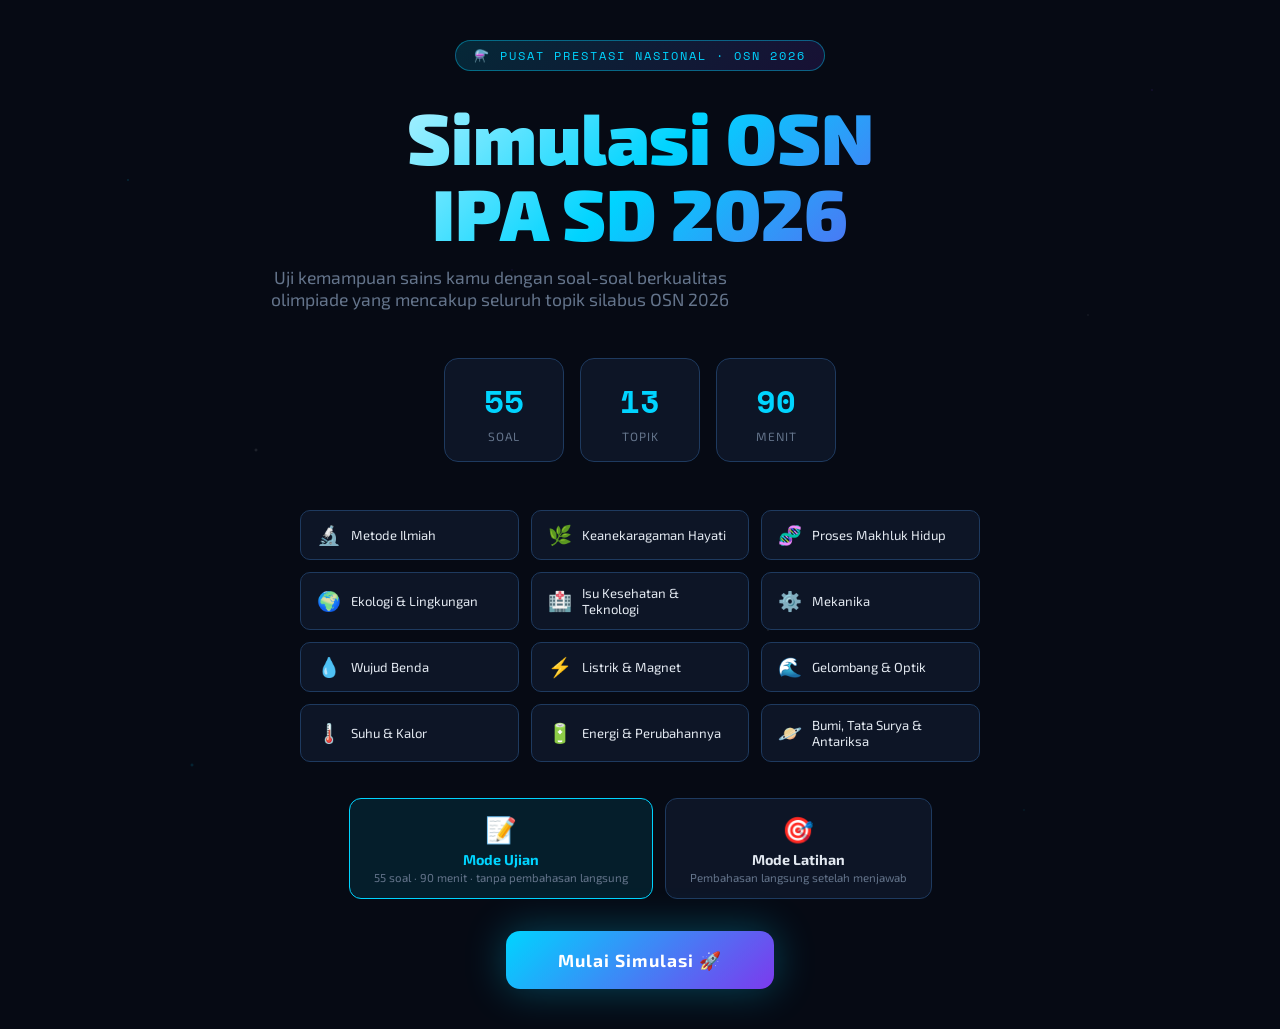
<file: index.html>
<!DOCTYPE html>
<html lang="id">
<head>
<meta charset="UTF-8">
<meta name="viewport" content="width=device-width, initial-scale=1.0">
<title>Simulasi OSN IPA SD 2026</title>
<link href="https://fonts.googleapis.com/css2?family=Space+Mono:wght@400;700&family=Exo+2:wght@300;400;600;800;900&display=swap" rel="stylesheet">
<style>
  :root {
    --bg: #060a14;
    --surface: #0d1526;
    --surface2: #111e35;
    --border: #1e3a5f;
    --accent: #00d4ff;
    --accent2: #7c3aed;
    --accent3: #f59e0b;
    --correct: #10b981;
    --wrong: #ef4444;
    --text: #e2e8f0;
    --muted: #64748b;
  }

  * { box-sizing: border-box; margin: 0; padding: 0; }

  body {
    font-family: 'Exo 2', sans-serif;
    background: var(--bg);
    color: var(--text);
    min-height: 100vh;
    overflow-x: hidden;
  }

  /* Starfield */
  body::before {
    content: '';
    position: fixed;
    inset: 0;
    background-image:
      radial-gradient(1px 1px at 10% 20%, rgba(0,212,255,0.4) 0%, transparent 100%),
      radial-gradient(1px 1px at 30% 80%, rgba(124,58,237,0.4) 0%, transparent 100%),
      radial-gradient(1px 1px at 50% 40%, rgba(255,255,255,0.3) 0%, transparent 100%),
      radial-gradient(1px 1px at 70% 60%, rgba(0,212,255,0.3) 0%, transparent 100%),
      radial-gradient(1px 1px at 90% 10%, rgba(124,58,237,0.3) 0%, transparent 100%),
      radial-gradient(2px 2px at 20% 50%, rgba(255,255,255,0.15) 0%, transparent 100%),
      radial-gradient(1px 1px at 80% 90%, rgba(0,212,255,0.2) 0%, transparent 100%),
      radial-gradient(1px 1px at 60% 70%, rgba(255,255,255,0.2) 0%, transparent 100%),
      radial-gradient(1px 1px at 40% 30%, rgba(124,58,237,0.25) 0%, transparent 100%),
      radial-gradient(2px 2px at 15% 85%, rgba(0,212,255,0.2) 0%, transparent 100%),
      radial-gradient(1px 1px at 85% 35%, rgba(255,255,255,0.15) 0%, transparent 100%),
      radial-gradient(1px 1px at 55% 15%, rgba(124,58,237,0.2) 0%, transparent 100%);
    pointer-events: none;
    z-index: 0;
  }

  .container { position: relative; z-index: 1; max-width: 860px; margin: 0 auto; padding: 20px; }

  /* ============ SPLASH SCREEN ============ */
  #splash {
    min-height: 100vh;
    display: flex;
    flex-direction: column;
    align-items: center;
    justify-content: center;
    text-align: center;
    padding: 40px 20px;
  }

  .splash-badge {
    display: inline-flex;
    align-items: center;
    gap: 8px;
    background: linear-gradient(135deg, rgba(0,212,255,0.15), rgba(124,58,237,0.15));
    border: 1px solid rgba(0,212,255,0.4);
    border-radius: 99px;
    padding: 6px 18px;
    font-size: 0.75rem;
    font-family: 'Space Mono', monospace;
    color: var(--accent);
    letter-spacing: 2px;
    text-transform: uppercase;
    margin-bottom: 28px;
    animation: fadeSlide 0.8s ease both;
  }

  .splash-title {
    font-size: clamp(2.4rem, 7vw, 4.5rem);
    font-weight: 900;
    line-height: 1.05;
    margin-bottom: 16px;
    background: linear-gradient(135deg, #fff 0%, var(--accent) 50%, var(--accent2) 100%);
    -webkit-background-clip: text;
    -webkit-text-fill-color: transparent;
    background-clip: text;
    animation: fadeSlide 0.8s 0.1s ease both;
  }

  .splash-sub {
    font-size: 1.1rem;
    color: var(--muted);
    margin-bottom: 48px;
    animation: fadeSlide 0.8s 0.2s ease both;
    max-width: 500px;
  }

  .stats-row {
    display: flex;
    gap: 16px;
    justify-content: center;
    flex-wrap: wrap;
    margin-bottom: 48px;
    animation: fadeSlide 0.8s 0.3s ease both;
  }

  .stat-card {
    background: var(--surface);
    border: 1px solid var(--border);
    border-radius: 14px;
    padding: 18px 28px;
    text-align: center;
    min-width: 120px;
  }

  .stat-card .num {
    font-size: 2rem;
    font-weight: 800;
    color: var(--accent);
    font-family: 'Space Mono', monospace;
  }

  .stat-card .lbl {
    font-size: 0.75rem;
    color: var(--muted);
    margin-top: 4px;
    text-transform: uppercase;
    letter-spacing: 1px;
  }

  .topic-grid {
    display: grid;
    grid-template-columns: repeat(auto-fill, minmax(200px, 1fr));
    gap: 12px;
    margin-bottom: 48px;
    text-align: left;
    width: 100%;
    max-width: 680px;
    animation: fadeSlide 0.8s 0.4s ease both;
  }

  .topic-pill {
    background: var(--surface);
    border: 1px solid var(--border);
    border-radius: 10px;
    padding: 12px 16px;
    font-size: 0.82rem;
    display: flex;
    align-items: center;
    gap: 10px;
    color: var(--text);
  }

  .topic-pill .icon { font-size: 1.2rem; }

  .btn-start {
    background: linear-gradient(135deg, var(--accent), var(--accent2));
    border: none;
    border-radius: 14px;
    padding: 18px 52px;
    font-size: 1.1rem;
    font-weight: 700;
    font-family: 'Exo 2', sans-serif;
    color: #fff;
    cursor: pointer;
    letter-spacing: 1px;
    transition: transform 0.2s, box-shadow 0.2s;
    animation: fadeSlide 0.8s 0.5s ease both;
    box-shadow: 0 0 40px rgba(0,212,255,0.3);
  }

  .btn-start:hover {
    transform: translateY(-3px);
    box-shadow: 0 8px 50px rgba(0,212,255,0.45);
  }

  /* ============ QUIZ SCREEN ============ */
  #quiz { display: none; }

  .quiz-header {
    display: flex;
    align-items: center;
    justify-content: space-between;
    margin-bottom: 24px;
    flex-wrap: wrap;
    gap: 12px;
  }

  .q-counter {
    font-family: 'Space Mono', monospace;
    font-size: 0.85rem;
    color: var(--muted);
  }

  .q-counter span { color: var(--accent); font-weight: 700; }

  .timer-box {
    background: var(--surface);
    border: 1px solid var(--border);
    border-radius: 10px;
    padding: 8px 20px;
    font-family: 'Space Mono', monospace;
    font-size: 1.1rem;
    color: var(--accent);
    min-width: 100px;
    text-align: center;
    transition: color 0.3s;
  }

  .timer-box.urgent { color: var(--wrong); border-color: var(--wrong); animation: pulse 0.8s infinite; }

  .score-display {
    font-size: 0.85rem;
    color: var(--muted);
    font-family: 'Space Mono', monospace;
  }

  .score-display span { color: var(--correct); font-weight: 700; }

  /* Progress bar */
  .progress-bar {
    width: 100%;
    height: 5px;
    background: var(--surface2);
    border-radius: 99px;
    margin-bottom: 28px;
    overflow: hidden;
  }

  .progress-fill {
    height: 100%;
    background: linear-gradient(90deg, var(--accent), var(--accent2));
    border-radius: 99px;
    transition: width 0.5s ease;
  }

  /* Topic tag */
  .topic-tag {
    display: inline-flex;
    align-items: center;
    gap: 6px;
    background: rgba(0,212,255,0.1);
    border: 1px solid rgba(0,212,255,0.3);
    border-radius: 99px;
    padding: 4px 14px;
    font-size: 0.72rem;
    color: var(--accent);
    letter-spacing: 1px;
    text-transform: uppercase;
    margin-bottom: 18px;
    font-family: 'Space Mono', monospace;
  }

  /* Question card */
  .q-card {
    background: var(--surface);
    border: 1px solid var(--border);
    border-radius: 18px;
    padding: 32px;
    margin-bottom: 20px;
    animation: cardIn 0.4s ease;
  }

  .q-text {
    font-size: 1.05rem;
    line-height: 1.7;
    color: var(--text);
    margin-bottom: 8px;
  }

  .q-image {
    width: 100%;
    max-width: 380px;
    margin: 16px 0;
    border-radius: 10px;
    border: 1px solid var(--border);
  }

  /* Options */
  .options-grid {
    display: grid;
    gap: 12px;
    margin-bottom: 20px;
  }

  .option-btn {
    background: var(--surface2);
    border: 1.5px solid var(--border);
    border-radius: 12px;
    padding: 16px 20px;
    text-align: left;
    cursor: pointer;
    display: flex;
    align-items: flex-start;
    gap: 14px;
    transition: border-color 0.2s, background 0.2s, transform 0.1s;
    color: var(--text);
    font-size: 0.95rem;
    font-family: 'Exo 2', sans-serif;
    line-height: 1.5;
    width: 100%;
  }

  .option-btn:hover:not(:disabled) {
    border-color: var(--accent);
    background: rgba(0,212,255,0.07);
    transform: translateX(4px);
  }

  .option-btn:disabled { cursor: default; }

  .option-btn.selected { border-color: var(--accent); background: rgba(0,212,255,0.12); }
  .option-btn.correct  { border-color: var(--correct); background: rgba(16,185,129,0.15); color: #fff; }
  .option-btn.wrong    { border-color: var(--wrong);   background: rgba(239,68,68,0.12);  color: #fff; }

  .opt-label {
    display: flex;
    align-items: center;
    justify-content: center;
    width: 30px;
    height: 30px;
    min-width: 30px;
    border-radius: 8px;
    background: rgba(255,255,255,0.07);
    font-family: 'Space Mono', monospace;
    font-size: 0.8rem;
    font-weight: 700;
    border: 1px solid rgba(255,255,255,0.1);
  }

  .option-btn.correct .opt-label { background: var(--correct); border-color: var(--correct); }
  .option-btn.wrong .opt-label   { background: var(--wrong);   border-color: var(--wrong); }

  /* Explanation */
  .explanation {
    background: linear-gradient(135deg, rgba(16,185,129,0.08), rgba(0,212,255,0.05));
    border: 1px solid rgba(16,185,129,0.3);
    border-radius: 12px;
    padding: 18px 22px;
    margin-top: 16px;
    font-size: 0.9rem;
    line-height: 1.7;
    color: #a7f3d0;
    display: none;
  }

  .explanation.show { display: block; animation: fadeSlide 0.3s ease; }
  .explanation strong { color: var(--correct); }

  .explanation.wrong-exp {
    background: linear-gradient(135deg, rgba(239,68,68,0.08), rgba(245,158,11,0.05));
    border-color: rgba(239,68,68,0.3);
    color: #fca5a5;
  }

  .explanation.wrong-exp strong { color: var(--accent3); }

  /* Bottom nav */
  .quiz-nav {
    display: flex;
    gap: 12px;
    justify-content: flex-end;
    align-items: center;
    flex-wrap: wrap;
  }

  .btn-nav {
    padding: 12px 28px;
    border-radius: 10px;
    border: 1.5px solid var(--border);
    background: transparent;
    color: var(--muted);
    font-family: 'Exo 2', sans-serif;
    font-size: 0.9rem;
    cursor: pointer;
    transition: all 0.2s;
  }

  .btn-nav:hover { border-color: var(--accent); color: var(--accent); }

  .btn-next {
    background: linear-gradient(135deg, var(--accent), var(--accent2));
    border: none;
    border-radius: 10px;
    padding: 12px 32px;
    color: #fff;
    font-weight: 700;
    font-family: 'Exo 2', sans-serif;
    font-size: 0.95rem;
    cursor: pointer;
    transition: transform 0.2s, opacity 0.2s;
    display: none;
  }

  .btn-next:hover { transform: translateY(-2px); }
  .btn-next.show { display: inline-block; }

  /* ============ RESULT SCREEN ============ */
  #result { display: none; }

  .result-card {
    background: var(--surface);
    border: 1px solid var(--border);
    border-radius: 24px;
    padding: 48px 40px;
    text-align: center;
    margin-bottom: 32px;
    position: relative;
    overflow: hidden;
  }

  .result-card::before {
    content: '';
    position: absolute;
    top: -60px; right: -60px;
    width: 200px; height: 200px;
    background: radial-gradient(circle, rgba(0,212,255,0.15), transparent 70%);
    border-radius: 50%;
  }

  .result-emoji { font-size: 4rem; margin-bottom: 16px; }

  .result-grade {
    font-size: clamp(3rem, 10vw, 5.5rem);
    font-weight: 900;
    background: linear-gradient(135deg, var(--accent), var(--accent2));
    -webkit-background-clip: text;
    -webkit-text-fill-color: transparent;
    background-clip: text;
    font-family: 'Space Mono', monospace;
    line-height: 1;
    margin-bottom: 8px;
  }

  .result-label {
    font-size: 1.4rem;
    font-weight: 700;
    margin-bottom: 6px;
  }

  .result-sub { font-size: 0.95rem; color: var(--muted); margin-bottom: 36px; }

  .result-stats {
    display: flex;
    gap: 16px;
    justify-content: center;
    flex-wrap: wrap;
    margin-bottom: 16px;
  }

  .res-stat {
    background: var(--surface2);
    border: 1px solid var(--border);
    border-radius: 12px;
    padding: 16px 24px;
    text-align: center;
    min-width: 110px;
  }

  .res-stat .v {
    font-size: 1.8rem;
    font-weight: 800;
    font-family: 'Space Mono', monospace;
  }

  .res-stat .k { font-size: 0.72rem; color: var(--muted); text-transform: uppercase; letter-spacing: 1px; margin-top: 4px; }
  .res-stat.correct .v { color: var(--correct); }
  .res-stat.wrong .v   { color: var(--wrong); }
  .res-stat.time .v    { color: var(--accent3); }
  .res-stat.skip .v    { color: var(--muted); }

  /* Review table */
  .review-title {
    font-size: 1.1rem;
    font-weight: 700;
    margin-bottom: 16px;
    color: var(--text);
  }

  .review-list { display: flex; flex-direction: column; gap: 10px; margin-bottom: 32px; }

  .review-item {
    background: var(--surface);
    border: 1px solid var(--border);
    border-radius: 12px;
    padding: 16px 20px;
    display: flex;
    gap: 14px;
    align-items: flex-start;
  }

  .review-item .ri-num {
    font-family: 'Space Mono', monospace;
    font-size: 0.75rem;
    color: var(--muted);
    min-width: 24px;
    margin-top: 2px;
  }

  .review-item .ri-body { flex: 1; }
  .review-item .ri-q { font-size: 0.88rem; margin-bottom: 6px; color: var(--text); line-height: 1.4; }
  .review-item .ri-ans { font-size: 0.8rem; }

  .pill {
    display: inline-flex;
    align-items: center;
    gap: 4px;
    border-radius: 99px;
    padding: 2px 10px;
    font-size: 0.72rem;
    font-weight: 600;
  }

  .pill.c { background: rgba(16,185,129,0.2); color: var(--correct); }
  .pill.w { background: rgba(239,68,68,0.2);  color: var(--wrong); }
  .pill.s { background: rgba(100,116,139,0.2); color: var(--muted); }

  .btn-retry {
    background: linear-gradient(135deg, var(--accent2), var(--accent));
    border: none;
    border-radius: 12px;
    padding: 16px 44px;
    color: #fff;
    font-size: 1rem;
    font-weight: 700;
    font-family: 'Exo 2', sans-serif;
    cursor: pointer;
    transition: transform 0.2s, box-shadow 0.2s;
    display: block;
    margin: 0 auto 12px;
    box-shadow: 0 0 30px rgba(124,58,237,0.3);
  }

  .btn-retry:hover { transform: translateY(-3px); box-shadow: 0 8px 40px rgba(124,58,237,0.5); }

  @keyframes fadeSlide {
    from { opacity: 0; transform: translateY(16px); }
    to   { opacity: 1; transform: translateY(0); }
  }

  @keyframes cardIn {
    from { opacity: 0; transform: translateY(20px) scale(0.98); }
    to   { opacity: 1; transform: translateY(0) scale(1); }
  }

  @keyframes pulse {
    0%, 100% { opacity: 1; }
    50% { opacity: 0.6; }
  }

  .glow-text { text-shadow: 0 0 20px rgba(0,212,255,0.5); }

  @media (max-width: 600px) {
    .q-card { padding: 22px 18px; }
    .result-card { padding: 32px 20px; }
    .quiz-header { flex-direction: column; align-items: flex-start; }
  }

  .difficulty-badge {
    font-size: 0.65rem;
    border-radius: 99px;
    padding: 2px 10px;
    font-family: 'Space Mono', monospace;
    text-transform: uppercase;
    letter-spacing: 1px;
    display: inline-block;
    margin-left: 10px;
    vertical-align: middle;
  }

  .diff-mudah   { background: rgba(16,185,129,0.2); color: var(--correct); }
  .diff-sedang  { background: rgba(245,158,11,0.2); color: var(--accent3); }
  .diff-sulit   { background: rgba(239,68,68,0.2);  color: var(--wrong); }

  table.data-table {
    width: 100%;
    border-collapse: collapse;
    font-size: 0.85rem;
    margin: 12px 0;
    background: var(--surface2);
    border-radius: 8px;
    overflow: hidden;
  }

  table.data-table th {
    background: rgba(0,212,255,0.12);
    color: var(--accent);
    padding: 8px 12px;
    text-align: left;
    border-bottom: 1px solid var(--border);
  }

  table.data-table td {
    padding: 8px 12px;
    border-bottom: 1px solid rgba(30,58,95,0.5);
    color: var(--text);
  }

  .mode-select {
    display: flex;
    gap: 12px;
    justify-content: center;
    margin-bottom: 32px;
    flex-wrap: wrap;
    animation: fadeSlide 0.8s 0.35s ease both;
  }

  .mode-btn {
    background: var(--surface);
    border: 1.5px solid var(--border);
    border-radius: 12px;
    padding: 14px 24px;
    cursor: pointer;
    color: var(--text);
    font-family: 'Exo 2', sans-serif;
    font-size: 0.9rem;
    transition: all 0.2s;
    text-align: center;
    min-width: 150px;
  }

  .mode-btn:hover, .mode-btn.active {
    border-color: var(--accent);
    background: rgba(0,212,255,0.1);
    color: var(--accent);
  }

  .mode-btn .m-icon { font-size: 1.6rem; display: block; margin-bottom: 6px; }
  .mode-btn .m-title { font-weight: 700; }
  .mode-btn .m-desc { font-size: 0.72rem; color: var(--muted); margin-top: 2px; }
</style>
</head>
<body>

<!-- ========== SPLASH ========== -->
<div id="splash">
  <div style="width:100%;max-width:780px;margin:0 auto;text-align:center;">
    <div class="splash-badge">⚗️ Pusat Prestasi Nasional · OSN 2026</div>
    <h1 class="splash-title">Simulasi OSN<br>IPA SD 2026</h1>
    <p class="splash-sub">Uji kemampuan sains kamu dengan soal-soal berkualitas olimpiade yang mencakup seluruh topik silabus OSN 2026</p>

    <div class="stats-row">
      <div class="stat-card"><div class="num">55</div><div class="lbl">Soal</div></div>
      <div class="stat-card"><div class="num">13</div><div class="lbl">Topik</div></div>
      <div class="stat-card"><div class="num">90</div><div class="lbl">Menit</div></div>
    </div>

    <div class="topic-grid" style="margin:0 auto 36px;">
      <div class="topic-pill"><span class="icon">🔬</span> Metode Ilmiah</div>
      <div class="topic-pill"><span class="icon">🌿</span> Keanekaragaman Hayati</div>
      <div class="topic-pill"><span class="icon">🧬</span> Proses Makhluk Hidup</div>
      <div class="topic-pill"><span class="icon">🌍</span> Ekologi & Lingkungan</div>
      <div class="topic-pill"><span class="icon">🏥</span> Isu Kesehatan & Teknologi</div>
      <div class="topic-pill"><span class="icon">⚙️</span> Mekanika</div>
      <div class="topic-pill"><span class="icon">💧</span> Wujud Benda</div>
      <div class="topic-pill"><span class="icon">⚡</span> Listrik & Magnet</div>
      <div class="topic-pill"><span class="icon">🌊</span> Gelombang & Optik</div>
      <div class="topic-pill"><span class="icon">🌡️</span> Suhu & Kalor</div>
      <div class="topic-pill"><span class="icon">🔋</span> Energi & Perubahannya</div>
      <div class="topic-pill"><span class="icon">🪐</span> Bumi, Tata Surya & Antariksa</div>
    </div>

    <div class="mode-select">
      <div class="mode-btn active" onclick="selectMode(this,'full')" data-mode="full">
        <span class="m-icon">📝</span>
        <div class="m-title">Mode Ujian</div>
        <div class="m-desc">55 soal · 90 menit · tanpa pembahasan langsung</div>
      </div>
      <div class="mode-btn" onclick="selectMode(this,'practice')" data-mode="practice">
        <span class="m-icon">🎯</span>
        <div class="m-title">Mode Latihan</div>
        <div class="m-desc">Pembahasan langsung setelah menjawab</div>
      </div>
    </div>

    <button class="btn-start" onclick="startQuiz()">Mulai Simulasi 🚀</button>
  </div>
</div>

<!-- ========== QUIZ ========== -->
<div id="quiz">
  <div class="container">
    <div class="quiz-header">
      <div class="q-counter">Soal <span id="qNum">1</span> / <span id="qTotal">55</span></div>
      <div class="timer-box" id="timer">90:00</div>
      <div class="score-display">Benar: <span id="scoreDisplay">0</span></div>
    </div>
    <div class="progress-bar"><div class="progress-fill" id="progressFill" style="width:0%"></div></div>

    <div class="topic-tag" id="topicTag">🔬 Metode Ilmiah</div>

    <div class="q-card">
      <div class="q-text" id="questionText"></div>
      <div id="questionExtra"></div>
    </div>

    <div class="options-grid" id="optionsGrid"></div>
    <div class="explanation" id="explanationBox"></div>

    <div class="quiz-nav">
      <button class="btn-nav" onclick="skipQuestion()">Lewati ⏭</button>
      <button class="btn-next show" id="btnNext" onclick="nextQuestion()" style="display:none">Berikutnya →</button>
    </div>
  </div>
</div>

<!-- ========== RESULT ========== -->
<div id="result">
  <div class="container">
    <div class="result-card">
      <div class="result-emoji" id="resultEmoji">🏆</div>
      <div class="result-grade" id="resultGrade">85</div>
      <div class="result-label" id="resultLabel">Sangat Baik!</div>
      <div class="result-sub" id="resultSub">Kamu layak masuk babak selanjutnya</div>
      <div class="result-stats">
        <div class="res-stat correct"><div class="v" id="resCorrect">0</div><div class="k">✅ Benar</div></div>
        <div class="res-stat wrong"><div class="v" id="resWrong">0</div><div class="k">❌ Salah</div></div>
        <div class="res-stat skip"><div class="v" id="resSkip">0</div><div class="k">⏭ Dilewati</div></div>
        <div class="res-stat time"><div class="v" id="resTime">--:--</div><div class="k">⏱ Waktu</div></div>
      </div>
    </div>

    <div class="review-title">📋 Review Jawaban</div>
    <div class="review-list" id="reviewList"></div>

    <button class="btn-retry" onclick="retryQuiz()">🔄 Coba Lagi</button>
    <button class="btn-retry" style="background:linear-gradient(135deg,#1e3a5f,#0d1526);border:1px solid var(--border);box-shadow:none;" onclick="backToHome()">🏠 Kembali ke Menu</button>
  </div>
</div>

<script>
// ============================================================
// SOAL DATABASE — 55 soal OSN IPA SD 2026
// ============================================================
const SOAL = [
  // ── METODE ILMIAH ──────────────────────────────────────────
  {
    topic: "🔬 Metode Ilmiah",
    difficulty: "mudah",
    q: "Dina ingin mengetahui apakah jenis pupuk mempengaruhi pertumbuhan tanaman cabai. Ia menanam 3 kelompok cabai dengan pupuk berbeda (pupuk kandang, pupuk kimia, tanpa pupuk). Semua kelompok mendapatkan air dan cahaya yang sama. Variabel bebas dalam percobaan ini adalah …",
    opts: ["Pertumbuhan tanaman cabai", "Jenis pupuk yang digunakan", "Jumlah air yang diberikan", "Intensitas cahaya matahari"],
    ans: 1,
    exp: "Variabel bebas adalah variabel yang SENGAJA diubah oleh peneliti untuk melihat pengaruhnya. Dalam percobaan ini, Dina sengaja mengubah jenis pupuk, sehingga jenis pupuk adalah variabel bebas. Pertumbuhan tanaman adalah variabel terikat (yang diukur/diamati)."
  },
  {
    topic: "🔬 Metode Ilmiah",
    difficulty: "sedang",
    q: "Rivan melakukan percobaan dengan memasukkan tanaman air ke dalam 3 toples berbeda yang diletakkan di bawah cahaya dengan intensitas berbeda (gelap, remang, terang). Ia menghitung jumlah gelembung yang keluar per menit. Setelah 30 menit, ia mencatat hasilnya. Manakah pernyataan yang BENAR tentang metode ilmiah dalam percobaan tersebut?",
    opts: [
      "Variabel terikat adalah intensitas cahaya",
      "Percobaan ini tidak perlu diulang karena sudah cukup 30 menit",
      "Hipotesis yang tepat: 'Semakin terang cahaya, semakin banyak gelembung yang dihasilkan'",
      "Toples gelap tidak diperlukan dalam percobaan ini"
    ],
    ans: 2,
    exp: "Hipotesis adalah dugaan sementara yang dapat diuji. Hipotesis yang baik menyatakan hubungan sebab-akibat antara variabel bebas (intensitas cahaya) dan variabel terikat (jumlah gelembung). 'Semakin terang cahaya, semakin banyak gelembung' adalah hipotesis yang valid dan dapat diuji. Toples gelap adalah kelompok kontrol (pembanding)."
  },
  {
    topic: "🔬 Metode Ilmiah",
    difficulty: "sulit",
    q: "Seorang siswa mengamati bahwa tanaman di sudut ruangan tumbuh lebih lambat daripada tanaman di dekat jendela. Ia lalu merancang percobaan untuk membuktikan hal ini. Langkah pertama yang paling tepat dalam metode ilmiah setelah observasi adalah …",
    opts: ["Langsung melakukan percobaan", "Merumuskan hipotesis", "Mengumpulkan data dari internet", "Membuat laporan hasil"],
    ans: 1,
    exp: "Urutan metode ilmiah: (1) Observasi → (2) Merumuskan masalah → (3) Merumuskan hipotesis → (4) Merancang percobaan → (5) Melakukan percobaan → (6) Mengumpulkan data → (7) Menganalisis data → (8) Menarik kesimpulan. Setelah observasi, langkah berikutnya adalah merumuskan masalah/hipotesis."
  },

  // ── KEANEKARAGAMAN HAYATI ───────────────────────────────────
  {
    topic: "🌿 Keanekaragaman Hayati",
    difficulty: "mudah",
    q: "Perhatikan daftar makhluk hidup berikut: (1) Amoeba, (2) Bakteri, (3) Jamur, (4) Kucing, (5) Padi. Makhluk hidup yang termasuk kingdom Monera adalah …",
    opts: ["(1) dan (2)", "(2) saja", "(3) dan (5)", "(1) dan (3)"],
    ans: 1,
    exp: "Kingdom Monera terdiri dari organisme prokariotik (tidak memiliki membran inti sel), yaitu Bakteri (termasuk Cyanobacteria). Amoeba termasuk Protista (eukariotik), Jamur termasuk Fungi, Kucing termasuk Animalia, dan Padi termasuk Plantae."
  },
  {
    topic: "🌿 Keanekaragaman Hayati",
    difficulty: "sedang",
    q: "Cicak dan buaya memiliki nenek moyang yang sama. Keduanya berdarah dingin dan berkulit bersisik. Namun, buaya jauh lebih besar. Pengelompokan organisme berdasarkan persamaan ciri-ciri yang dimiliki disebut …",
    opts: ["Taksonomi", "Morfologi", "Klasifikasi", "Identifikasi"],
    ans: 2,
    exp: "Klasifikasi adalah proses pengelompokan makhluk hidup berdasarkan persamaan ciri-ciri yang dimiliki. Taksonomi adalah ilmu yang mempelajari penggolongan makhluk hidup. Dalam klasifikasi, cicak dan buaya dikelompokkan dalam kelas Reptilia karena memiliki ciri-ciri yang sama: berdarah dingin, bersisik, bertelur."
  },
  {
    topic: "🌿 Keanekaragaman Hayati",
    difficulty: "sedang",
    q: "Beruang madu (Helarctos malayanus) adalah satwa endemik yang banyak ditemukan di Kalimantan dan Sumatera. Kata 'endemik' berarti …",
    opts: [
      "Satwa yang hampir punah",
      "Satwa yang hanya ditemukan di daerah tertentu",
      "Satwa yang dilindungi pemerintah",
      "Satwa yang dapat hidup di berbagai habitat"
    ],
    ans: 1,
    exp: "Endemik berarti suatu organisme yang hanya ditemukan di suatu wilayah geografis tertentu dan tidak ditemukan di tempat lain di dunia secara alami. Beruang madu adalah hewan endemik Asia Tenggara, khususnya di hutan-hutan Kalimantan dan Sumatera."
  },
  {
    topic: "🌿 Keanekaragaman Hayati",
    difficulty: "sulit",
    q: "Urutan takson dari yang paling tinggi ke yang paling rendah dalam klasifikasi makhluk hidup adalah …",
    opts: [
      "Kingdom – Filum – Kelas – Ordo – Famili – Genus – Spesies",
      "Kingdom – Filum – Ordo – Kelas – Famili – Genus – Spesies",
      "Kingdom – Kelas – Filum – Ordo – Famili – Genus – Spesies",
      "Spesies – Genus – Famili – Ordo – Kelas – Filum – Kingdom"
    ],
    ans: 0,
    exp: "Urutan takson dari tertinggi ke terendah: Kingdom → Filum (Divisi) → Kelas → Ordo → Famili → Genus → Spesies. Cara mudah mengingat: 'Kita Perlu Cari Orang Famili Guna Selamat'."
  },

  // ── PROSES MAKHLUK HIDUP ────────────────────────────────────
  {
    topic: "🧬 Proses Makhluk Hidup",
    difficulty: "mudah",
    q: "Saat olahraga, kita berkeringat dan napas menjadi lebih cepat. Hal ini menunjukkan bahwa tubuh sedang melakukan …",
    opts: ["Fotosintesis yang meningkat", "Respirasi yang lebih aktif untuk menghasilkan energi", "Proses pencernaan yang dipercepat", "Ekskresi melalui kulit saja"],
    ans: 1,
    exp: "Saat olahraga, otot membutuhkan lebih banyak energi (ATP). Energi dihasilkan melalui respirasi seluler: Glukosa + O₂ → CO₂ + H₂O + Energi. Pernapasan cepat untuk memasok lebih banyak O₂ dan membuang CO₂ berlebih. Berkeringat untuk mengatur suhu tubuh."
  },
  {
    topic: "🧬 Proses Makhluk Hidup",
    difficulty: "sedang",
    q: "Perhatikan persamaan fotosintesis berikut:\n6CO₂ + 6H₂O + Cahaya → C₆H₁₂O₆ + 6O₂\n\nJika klorofil pada daun rusak akibat kekurangan magnesium, apa yang paling mungkin terjadi?",
    opts: [
      "Tanaman menghasilkan lebih banyak oksigen",
      "Tanaman tidak dapat menyerap air dari tanah",
      "Laju fotosintesis menurun karena klorofil tidak terbentuk sempurna",
      "Tanaman menghasilkan lebih banyak glukosa"
    ],
    ans: 2,
    exp: "Klorofil adalah pigmen hijau yang berperan menangkap energi cahaya untuk fotosintesis. Magnesium adalah komponen utama pembentuk klorofil. Jika magnesium kurang → klorofil tidak terbentuk sempurna → daun menguning (klorosis) → fotosintesis menurun → produksi glukosa dan oksigen berkurang."
  },
  {
    topic: "🧬 Proses Makhluk Hidup",
    difficulty: "sedang",
    q: "Pada sistem pencernaan manusia, pencernaan protein secara kimiawi pertama kali terjadi di …",
    opts: ["Mulut", "Lambung", "Usus halus", "Usus besar"],
    ans: 1,
    exp: "Pencernaan protein secara kimiawi dimulai di lambung, bukan di mulut. Di lambung, enzim pepsin (diaktifkan oleh asam HCl) memecah protein menjadi pepton. Di mulut, hanya terjadi pencernaan karbohidrat (enzim amilase/ptialin). Di usus halus, pencernaan protein dilanjutkan oleh enzim tripsin dan kimotripsin."
  },
  {
    topic: "🧬 Proses Makhluk Hidup",
    difficulty: "sedang",
    q: "Kupu-kupu mengalami metamorfosis sempurna. Urutan tahapan metamorfosis sempurna yang benar adalah …",
    opts: [
      "Telur → Larva → Pupa → Imago",
      "Telur → Nimfa → Imago",
      "Telur → Pupa → Larva → Imago",
      "Telur → Ulat → Imago"
    ],
    ans: 0,
    exp: "Metamorfosis sempurna (holometabola) memiliki 4 tahap: Telur → Larva (ulat) → Pupa (kepompong) → Imago (dewasa/kupu-kupu). Metamorfosis tidak sempurna (hemimetabola) hanya memiliki 3 tahap: Telur → Nimfa → Imago (contoh: belalang, jangkrik)."
  },
  {
    topic: "🧬 Proses Makhluk Hidup",
    difficulty: "sulit",
    q: "Tekanan darah sistolik adalah tekanan darah ketika …",
    opts: [
      "Jantung mengembang dan darah masuk ke jantung",
      "Jantung mengempis dan darah keluar dari jantung",
      "Otot jantung berelaksasi dan darah keluar",
      "Darah mengalir perlahan di pembuluh kapiler"
    ],
    ans: 1,
    exp: "Tekanan darah terdiri dari dua nilai: Sistolik (angka atas) = tekanan ketika jantung berkontraksi/mengempis → darah dipompa keluar dari jantung. Diastolik (angka bawah) = tekanan ketika jantung berelaksasi/mengembang → darah masuk ke jantung. Contoh: 120/80 mmHg → sistolik 120, diastolik 80."
  },
  {
    topic: "🧬 Proses Makhluk Hidup",
    difficulty: "sulit",
    q: "Seorang anak berusia 8 tahun mengalami gangguan berupa urine yang sangat encer dan banyak, namun kadar gula darahnya normal. Gangguan ini kemungkinan terjadi pada …",
    opts: [
      "Pankreas yang tidak memproduksi insulin cukup",
      "Hormon ADH yang kurang menyebabkan reabsorpsi air terganggu",
      "Ginjal yang tidak mampu menyaring glukosa",
      "Lambung yang terlalu banyak memproduksi asam"
    ],
    ans: 1,
    exp: "Gejala urine encer dan banyak tanpa gula darah tinggi menunjukkan Diabetes Insipidus (bukan Diabetes Mellitus). Pada diabetes insipidus, hormon ADH (Anti-Diuretic Hormone) tidak diproduksi cukup oleh kelenjar hipofisis → ginjal tidak bisa mereabsorpsi air → urine sangat banyak dan encer. Berbeda dengan diabetes mellitus yang disebabkan kekurangan insulin."
  },

  // ── EKOLOGI & LINGKUNGAN ────────────────────────────────────
  {
    topic: "🌍 Ekologi & Lingkungan",
    difficulty: "mudah",
    q: "Dalam suatu ekosistem sawah terdapat: padi, belalang, katak, ular, dan elang. Manakah yang merupakan rantai makanan yang BENAR?",
    opts: [
      "Elang → Ular → Katak → Belalang → Padi",
      "Padi → Belalang → Katak → Ular → Elang",
      "Padi → Katak → Belalang → Ular → Elang",
      "Belalang → Padi → Katak → Ular → Elang"
    ],
    ans: 1,
    exp: "Rantai makanan menunjukkan aliran energi dari produsen ke konsumen. Padi (produsen) → Belalang (konsumen I/herbivora) → Katak (konsumen II/karnivora) → Ular (konsumen III) → Elang (konsumen IV/puncak). Tanda panah menunjukkan 'dimakan oleh'."
  },
  {
    topic: "🌍 Ekologi & Lingkungan",
    difficulty: "sedang",
    q: "Hubungan antara bunga Rafflesia arnoldii dengan tumbuhan inang (tetrastigma) adalah contoh simbiosis …",
    opts: ["Mutualisme (keduanya untung)", "Komensalisme (satu untung, satu tidak terpengaruh)", "Parasitisme (satu untung, satu rugi)", "Amensalisme (satu rugi, satu tidak terpengaruh)"],
    ans: 2,
    exp: "Rafflesia arnoldii adalah tumbuhan parasit yang tidak memiliki akar, batang, dan daun sejati. Ia hidup sepenuhnya bergantung pada tumbuhan inang (tetrastigma) untuk mendapatkan air dan nutrisi. Rafflesia UNTUNG mendapat nutrisi, tetrastigma RUGI karena nutrisinya diserap. Ini adalah parasitisme."
  },
  {
    topic: "🌍 Ekologi & Lingkungan",
    difficulty: "sedang",
    q: "Jika populasi katak di suatu sawah tiba-tiba berkurang drastis akibat perburuan, maka yang paling mungkin terjadi adalah …",
    opts: [
      "Populasi ular meningkat dan populasi belalang menurun",
      "Populasi belalang meningkat dan populasi ular menurun",
      "Populasi padi meningkat dan populasi elang meningkat",
      "Tidak ada perubahan pada organisme lain"
    ],
    ans: 1,
    exp: "Rantai makanan: Padi → Belalang → Katak → Ular → Elang. Jika katak berkurang: (1) Belalang tidak ada pemangsa → populasi MENINGKAT. (2) Ular tidak ada mangsa → populasi MENURUN. (3) Padi habis dimakan belalang → populasi MENURUN. Ini disebut efek kaskade trofik."
  },
  {
    topic: "🌍 Ekologi & Lingkungan",
    difficulty: "sulit",
    q: "Fenomena eutrofikasi pada danau terjadi ketika …",
    opts: [
      "Air danau menjadi terlalu asam akibat hujan asam",
      "Pupuk berlebih dari pertanian menyebabkan ledakan pertumbuhan alga sehingga oksigen terlarut menurun",
      "Predator puncak di danau berkurang sehingga ikan kecil meledak",
      "Suhu air danau meningkat akibat perubahan iklim global"
    ],
    ans: 1,
    exp: "Eutrofikasi: Pupuk berlebih (nitrat, fosfat) mengalir ke danau → alga tumbuh sangat lebat (blooming) → saat alga mati, bakteri pengurai membutuhkan banyak O₂ → oksigen terlarut dalam air menurun drastis → ikan dan organisme air mati kehabisan oksigen (kondisi hipoksia/anoksia)."
  },
  {
    topic: "🌍 Ekologi & Lingkungan",
    difficulty: "sedang",
    q: "Adaptasi morfologi adalah penyesuaian diri makhluk hidup berdasarkan bentuk atau struktur tubuhnya. Contoh adaptasi morfologi yang TEPAT adalah …",
    opts: [
      "Bunglon mengubah warna tubuhnya sesuai lingkungan",
      "Unta menyimpan lemak di punuknya untuk cadangan energi di gurun",
      "Kelelawar menggunakan echolocation untuk navigasi di malam hari",
      "Burung bermigrasi ke daerah hangat saat musim dingin"
    ],
    ans: 1,
    exp: "Adaptasi morfologi = bentuk fisik/struktur tubuh. Punuk unta (tempat menyimpan lemak) adalah adaptasi MORFOLOGI. Bunglon mengubah warna = adaptasi FISIOLOGI (proses tubuh). Echolocation kelelawar = adaptasi FISIOLOGI. Burung bermigrasi = adaptasi TINGKAH LAKU."
  },

  // ── ISU KESEHATAN & TEKNOLOGI ───────────────────────────────
  {
    topic: "🏥 Isu Kesehatan & Teknologi",
    difficulty: "mudah",
    q: "Proses pembuatan tempe dari kedelai melibatkan mikroorganisme. Mikroorganisme yang berperan dalam fermentasi kedelai menjadi tempe adalah …",
    opts: ["Saccharomyces cerevisiae", "Rhizopus oligosporus", "Lactobacillus bulgaricus", "Acetobacter xylinum"],
    ans: 1,
    exp: "Rhizopus oligosporus adalah jamur yang digunakan dalam pembuatan tempe. Ia mengurai protein kedelai menjadi lebih mudah dicerna. Saccharomyces cerevisiae → roti dan bir. Lactobacillus bulgaricus → yogurt. Acetobacter xylinum → nata de coco."
  },
  {
    topic: "🏥 Isu Kesehatan & Teknologi",
    difficulty: "sedang",
    q: "Vaksin bekerja dengan cara …",
    opts: [
      "Membunuh semua bakteri dan virus dalam tubuh",
      "Merangsang sistem imun untuk membentuk antibodi tanpa menyebabkan penyakit",
      "Mempercepat pemulihan saat sudah terkena penyakit",
      "Menggantikan sel-sel tubuh yang rusak akibat infeksi"
    ],
    ans: 1,
    exp: "Vaksin mengandung antigen (patogen yang dilemahkan/dimatikan atau bagian dari patogen). Ketika divaksinasi, sistem imun 'belajar' mengenali antigen tersebut dan membentuk antibodi serta sel memori. Jika kelak terpapar patogen asli, tubuh sudah siap melawan dengan cepat. Ini adalah imunitas aktif."
  },
  {
    topic: "🏥 Isu Kesehatan & Teknologi",
    difficulty: "sedang",
    q: "Kloning adalah teknologi bioteknologi modern yang bertujuan untuk …",
    opts: [
      "Menghasilkan individu baru melalui perkawinan silang",
      "Menghasilkan individu baru yang identik secara genetik dengan induknya",
      "Mempercepat pembelahan sel secara kimiawi",
      "Mengubah susunan DNA organisme agar lebih kuat"
    ],
    ans: 1,
    exp: "Kloning adalah proses menghasilkan individu baru yang memiliki susunan genetik (DNA) yang IDENTIK dengan induknya. Kloning dilakukan dengan mengambil inti sel tubuh dan memasukkannya ke dalam sel telur yang telah dikosongkan intinya. Domba Dolly (1996) adalah mamalia pertama yang berhasil dikloning."
  },

  // ── MEKANIKA ────────────────────────────────────────────────
  {
    topic: "⚙️ Mekanika",
    difficulty: "mudah",
    q: "Sebuah bola ditendang sehingga bergerak, kemudian melambat dan berhenti. Penyebab bola berhenti adalah …",
    opts: ["Gaya otot yang berkurang", "Gaya gesek antara bola dan lantai", "Gravitasi yang menarik bola ke bawah", "Tidak ada gaya yang bekerja"],
    ans: 1,
    exp: "Setelah bola ditendang, tidak ada lagi gaya dorong. Gaya gesek antara permukaan bola dan lantai berlawanan arah dengan gerak bola, menyebabkan bola melambat hingga berhenti. Tanpa gaya gesek (di ruang hampa), bola akan terus bergerak selamanya (Hukum Newton I)."
  },
  {
    topic: "⚙️ Mekanika",
    difficulty: "sedang",
    q: "Seorang anak mendorong gerobak bermassa 20 kg dengan gaya 100 N. Jika gaya gesek yang bekerja adalah 40 N, berapakah percepatan gerobak tersebut? (F = m × a)",
    opts: ["2 m/s²", "3 m/s²", "5 m/s²", "7 m/s²"],
    ans: 1,
    exp: "Gaya neto = Gaya dorong – Gaya gesek = 100 N – 40 N = 60 N. Menggunakan Hukum Newton II: F = m × a → a = F/m = 60 N / 20 kg = 3 m/s². Percepatan gerobak adalah 3 m/s²."
  },
  {
    topic: "⚙️ Mekanika",
    difficulty: "sedang",
    q: "Papan miring, baji, dan sekrup termasuk jenis pesawat sederhana berupa …",
    opts: ["Tuas/Pengungkit", "Bidang miring", "Katrol", "Roda dan poros"],
    ans: 1,
    exp: "Jenis pesawat sederhana: (1) Tuas/Pengungkit: gunting, tang, jungkat-jungkit. (2) Bidang miring: papan miring, baji, sekrup, tangga. (3) Katrol: katrol tetap, katrol bergerak, katrol majemuk. (4) Roda dan poros: setir mobil, roda sepeda. Baji dan sekrup adalah modifikasi dari bidang miring."
  },
  {
    topic: "⚙️ Mekanika",
    difficulty: "sedang",
    q: "Hukum Archimedes menyatakan bahwa benda yang tercelup dalam fluida mengalami gaya ke atas (gaya apung) yang besarnya …",
    opts: [
      "Sama dengan berat benda di udara",
      "Sama dengan berat fluida yang dipindahkan oleh benda",
      "Sama dengan volume benda yang tercelup",
      "Bergantung pada massa jenis benda saja"
    ],
    ans: 1,
    exp: "Hukum Archimedes: FA = ρ_fluida × V_tercelup × g. Gaya apung = berat fluida yang dipindahkan. Ini yang menyebabkan kapal baja bisa mengapung (walaupun lebih berat dari air) karena volume kapal yang sangat besar memindahkan banyak air, sehingga gaya apung besar."
  },
  {
    topic: "⚙️ Mekanika",
    difficulty: "sulit",
    q: "Dongkrak hidrolik dapat mengangkat mobil dengan gaya kecil karena menggunakan prinsip Hukum Pascal. Jika luas penampang kecil 10 cm² dan luas penampang besar 500 cm², dan gaya yang diberikan pada penampang kecil adalah 200 N, berapakah gaya yang dihasilkan pada penampang besar?",
    opts: ["1.000 N", "5.000 N", "10.000 N", "100.000 N"],
    ans: 2,
    exp: "Hukum Pascal: F₁/A₁ = F₂/A₂ → F₂ = F₁ × (A₂/A₁) = 200 N × (500/10) = 200 × 50 = 10.000 N. Dongkrak hidrolik melipatgandakan gaya berdasarkan perbandingan luas penampang. Itulah mengapa dongkrak kecil bisa mengangkat mobil yang sangat berat."
  },
  {
    topic: "⚙️ Mekanika",
    difficulty: "sulit",
    q: "Saat roket meluncur ke atas, gas panas disemprotkan ke bawah dengan kecepatan tinggi. Hal ini sesuai dengan Hukum Newton …",
    opts: ["I (Inersia)", "II (F = m × a)", "III (Aksi-Reaksi)", "Semua hukum Newton berlaku"],
    ans: 2,
    exp: "Hukum Newton III: Setiap aksi menimbulkan reaksi yang sama besar namun berlawanan arah. Roket mendorong gas ke bawah (AKSI), gas mendorong roket ke atas (REAKSI). Contoh lain: tangan mendorong dinding, dinding mendorong tangan kembali."
  },

  // ── WUJUD BENDA ─────────────────────────────────────────────
  {
    topic: "💧 Wujud Benda",
    difficulty: "mudah",
    q: "Garam dapur terbuat dari natrium (Na) dan klorida (Cl). Dalam kehidupan sehari-hari, garam dapur tergolong …",
    opts: ["Unsur", "Senyawa", "Campuran homogen", "Campuran heterogen"],
    ans: 1,
    exp: "Senyawa adalah zat tunggal yang terbentuk dari dua atau lebih unsur yang bergabung secara kimia dengan perbandingan tertentu. Garam dapur (NaCl) terdiri dari unsur Natrium (Na) dan Klorida (Cl) yang berikatan kimia → SENYAWA. Air (H₂O) dan gula (C₁₂H₂₂O₁₁) juga contoh senyawa."
  },
  {
    topic: "💧 Wujud Benda",
    difficulty: "sedang",
    q: "Es batu dipanaskan hingga menjadi air, kemudian air dipanaskan terus menjadi uap. Perubahan wujud yang terjadi secara berurutan adalah …",
    opts: [
      "Membeku → Menguap",
      "Melebur → Menguap",
      "Menyublim → Mendidih",
      "Mengembun → Melebur"
    ],
    ans: 1,
    exp: "Es (padat) → Air (cair): MELEBUR/MENCAIR (membutuhkan kalor). Air (cair) → Uap (gas): MENGUAP (membutuhkan kalor). Perubahan wujud lainnya: Membeku = cair ke padat, Mengembun = gas ke cair, Menyublim = padat langsung ke gas (kapur barus), Deposisi/Kristalisasi = gas ke padat."
  },
  {
    topic: "💧 Wujud Benda",
    difficulty: "sedang",
    q: "Air gula adalah contoh campuran homogen karena …",
    opts: [
      "Komponen-komponennya masih dapat dibedakan secara kasat mata",
      "Komposisinya sama di setiap bagian dan tidak terlihat perbedaannya",
      "Komponen-komponennya mudah dipisahkan dengan penyaringan",
      "Terbentuk dari dua zat yang memiliki wujud berbeda"
    ],
    ans: 1,
    exp: "Campuran homogen (larutan): komposisi seragam di seluruh bagian, tidak tampak batas antar komponen. Contoh: air gula, air garam, sirop. Campuran heterogen: komponen masih terlihat berbeda. Contoh: campuran pasir dan air, salad buah. Campuran homogen tidak dapat dipisahkan dengan penyaringan biasa."
  },
  {
    topic: "💧 Wujud Benda",
    difficulty: "sulit",
    q: "Sebuah bahan memiliki ciri-ciri: (1) volumenya tetap, (2) bentuknya berubah sesuai wadah, (3) tidak dapat dimampatkan, (4) mengalir dari tempat tinggi ke rendah. Bahan tersebut berwujud …",
    opts: ["Padat", "Cair", "Gas", "Plasma"],
    ans: 1,
    exp: "Ciri benda CAIR: volume tetap (tidak berubah), bentuk mengikuti wadah, tidak dapat dimampatkan (tidak kompresibel), mengalir dari tempat tinggi ke rendah. Benda padat: volume dan bentuk tetap. Gas: volume dan bentuk berubah, dapat dimampatkan. Plasma: wujud keempat, seperti pada matahari."
  },

  // ── LISTRIK & MAGNET ────────────────────────────────────────
  {
    topic: "⚡ Listrik & Magnet",
    difficulty: "mudah",
    q: "Dua buah magnet didekatkan. Magnet pertama memiliki kutub Utara di kiri, magnet kedua memiliki kutub Utara di kanan. Apa yang terjadi?",
    opts: [
      "Kedua magnet saling tarik-menarik",
      "Kedua magnet saling tolak-menolak",
      "Tidak ada interaksi antar magnet",
      "Magnet kedua mengikuti magnet pertama"
    ],
    ans: 1,
    exp: "Hukum Magnet: Kutub SEJENIS tolak-menolak, kutub BERBEDA tarik-menarik. Jika kutub U bertemu kutub U (sejenis) → tolak-menolak. Jika kutub U bertemu kutub S (berbeda) → tarik-menarik. Sifat ini juga berlaku pada muatan listrik: muatan sejenis tolak-menolak."
  },
  {
    topic: "⚡ Listrik & Magnet",
    difficulty: "sedang",
    q: "Dalam rangkaian listrik paralel, jika salah satu lampu padam/putus, maka …",
    opts: [
      "Semua lampu lain juga padam",
      "Lampu lain tetap menyala karena memiliki jalur arus tersendiri",
      "Semua lampu menjadi lebih redup",
      "Tegangan pada lampu lain berkurang setengahnya"
    ],
    ans: 1,
    exp: "Pada rangkaian PARALEL, setiap komponen memiliki jalur arus (cabang) tersendiri. Jika satu cabang putus, cabang lain tetap berfungsi. Contoh: instalasi listrik rumah. Pada rangkaian SERI, semua komponen dalam satu jalur → jika satu putus, semua mati. Contoh: lampu hias pohon natal lama."
  },
  {
    topic: "⚡ Listrik & Magnet",
    difficulty: "sedang",
    q: "Transformator step-up pada pembangkit listrik berfungsi untuk …",
    opts: [
      "Menaikkan tegangan listrik untuk transmisi jarak jauh",
      "Menurunkan tegangan listrik untuk digunakan di rumah",
      "Mengubah arus bolak-balik menjadi arus searah",
      "Menyimpan energi listrik dalam bentuk magnet"
    ],
    ans: 0,
    exp: "Transformator step-up: menaikkan tegangan (naik), menurunkan arus (turun). Digunakan di dekat pembangkit listrik untuk menaikkan tegangan (misal 500 kV) agar rugi daya (P = I²R) kecil saat transmisi jarak jauh. Transformator step-down: menurunkan tegangan untuk digunakan konsumen (220V di rumah)."
  },
  {
    topic: "⚡ Listrik & Magnet",
    difficulty: "sulit",
    q: "Sebuah magnet batang dibungkus plastik. Pernyataan yang BENAR tentang garis-garis gaya magnet yang menembus permukaan plastik adalah …",
    opts: [
      "Jumlah garis yang masuk lebih besar dari yang keluar",
      "Jumlah garis yang masuk sama dengan yang keluar",
      "Jumlah garis yang masuk lebih kecil dari yang keluar",
      "Tidak ada garis gaya yang menembus plastik"
    ],
    ans: 1,
    exp: "Garis-garis gaya magnet adalah loop tertutup (tidak ada awal/akhir). Setiap garis yang 'masuk' ke dalam permukaan plastik pasti juga 'keluar' dari permukaan plastik. Ini dikenal sebagai Hukum Gauss untuk Magnetisme (tidak ada monopol magnet). Jumlah fluks magnetik yang masuk SELALU sama dengan yang keluar."
  },

  // ── GELOMBANG & OPTIK ───────────────────────────────────────
  {
    topic: "🌊 Gelombang & Optik",
    difficulty: "mudah",
    q: "Cahaya matahari tampak putih, namun ketika melewati prisma atau tetesan air hujan, cahaya terpecah menjadi spektrum warna pelangi. Peristiwa ini disebut …",
    opts: ["Refleksi (pemantulan)", "Refraksi (pembiasan)", "Difraksi (pelenturan)", "Dispersi (penguraian)"],
    ans: 3,
    exp: "Dispersi adalah penguraian cahaya putih menjadi komponen warna-warnanya (MEJIKUHIBINIU: Merah, Jingga, Kuning, Hijau, Biru, Nila, Ungu) ketika melewati medium dispersif seperti prisma atau tetesan air. Ini terjadi karena setiap warna memiliki panjang gelombang berbeda sehingga dibiaskan dengan sudut berbeda."
  },
  {
    topic: "🌊 Gelombang & Optik",
    difficulty: "sedang",
    q: "Seorang anak mengalami rabun jauh (miopi). Bayangan benda jauh jatuh di depan retina. Untuk melihat benda jauh dengan jelas, anak tersebut memerlukan kacamata berlensa …",
    opts: ["Cembung (konvergen)", "Cekung (divergen)", "Silinder", "Rangkap"],
    ans: 1,
    exp: "Miopi (rabun jauh): bayangan jatuh di DEPAN retina. Koreksi: lensa CEKUNG (negatif/divergen) yang menyebarkan cahaya sehingga bayangan bergeser ke belakang tepat di retina. Hipermetropi (rabun dekat): bayangan jatuh di BELAKANG retina → koreksi lensa CEMBUNG (positif/konvergen)."
  },
  {
    topic: "🌊 Gelombang & Optik",
    difficulty: "sedang",
    q: "Lumba-lumba menggunakan gelombang ultrasonik (echolocation) untuk navigasi dan berburu. Bunyi ini disebut gelombang mekanik karena …",
    opts: [
      "Dapat merambat tanpa medium",
      "Memerlukan medium untuk merambat",
      "Termasuk gelombang elektromagnetik",
      "Hanya dapat merambat melalui udara"
    ],
    ans: 1,
    exp: "Gelombang mekanik memerlukan MEDIUM (zat perantara) untuk merambat, berbeda dengan gelombang elektromagnetik (cahaya, gelombang radio) yang dapat merambat di ruang hampa. Bunyi adalah gelombang mekanik → tidak bisa merambat di ruang hampa. Echolocation lumba-lumba bekerja sangat baik di air karena air adalah medium rambat yang efisien untuk bunyi."
  },
  {
    topic: "🌊 Gelombang & Optik",
    difficulty: "sedang",
    q: "Tali yang salah satu ujungnya diikat dan digetarkan membentuk bukit dan lembah. Arah getar tali tegak lurus terhadap arah rambat gelombang. Gelombang ini disebut gelombang …",
    opts: ["Longitudinal", "Transversal", "Stasioner", "Elektromagnetik"],
    ans: 1,
    exp: "Gelombang transversal: arah getar TEGAK LURUS dengan arah rambat. Contoh: gelombang tali, gelombang cahaya, gelombang air. Gelombang longitudinal: arah getar SEJAJAR dengan arah rambat, membentuk rapatan dan regangan. Contoh: gelombang bunyi."
  },
  {
    topic: "🌊 Gelombang & Optik",
    difficulty: "sulit",
    q: "Sebuah kapal sonar mengirimkan pulsa ultrasonik ke dasar laut. Pulsa kembali setelah 4 detik. Jika kecepatan bunyi di air laut adalah 1.500 m/s, berapakah kedalaman laut di bawah kapal tersebut?",
    opts: ["1.500 m", "3.000 m", "6.000 m", "12.000 m"],
    ans: 1,
    exp: "Waktu tempuh pulsa = 4 detik (pergi dan kembali), jadi waktu untuk satu arah = 4/2 = 2 detik. Jarak = kecepatan × waktu = 1.500 m/s × 2 s = 3.000 m. Kedalaman laut = 3.000 m. Prinsip sonar inilah yang digunakan untuk memetakan dasar laut dan mendeteksi kapal selam."
  },

  // ── SUHU & KALOR ────────────────────────────────────────────
  {
    topic: "🌡️ Suhu & Kalor",
    difficulty: "mudah",
    q: "Panci logam yang terkena api di kompor, gagangnya menjadi panas walau tidak bersentuhan langsung dengan api. Perpindahan kalor yang terjadi pada gagang panci adalah …",
    opts: ["Konduksi", "Konveksi", "Radiasi", "Induksi"],
    ans: 0,
    exp: "Konduksi: perpindahan kalor melalui zat perantara TANPA disertai perpindahan partikelnya. Terjadi pada benda padat. Kalor merambat dari bagian panas ke bagian dingin melalui bahan panci. Konveksi: perpindahan kalor disertai perpindahan partikel (fluida). Radiasi: perpindahan kalor tanpa medium (contoh: sinar matahari)."
  },
  {
    topic: "🌡️ Suhu & Kalor",
    difficulty: "sedang",
    q: "Air mendidih dalam panci menunjukkan gerakan air yang memutar. Hal ini adalah contoh perpindahan kalor secara …",
    opts: ["Konduksi dari api ke air", "Konveksi dalam cairan", "Radiasi dari api", "Evaporasi permukaan air"],
    ans: 1,
    exp: "Konveksi adalah perpindahan kalor yang disertai perpindahan partikel zat perantara. Air di dasar panci dipanaskan → menjadi lebih ringan → naik ke atas. Air di atas yang lebih dingin → lebih berat → turun ke bawah. Siklus ini menciptakan arus konveksi. Angin darat dan angin laut juga terbentuk dari konveksi."
  },
  {
    topic: "🌡️ Suhu & Kalor",
    difficulty: "sedang",
    q: "Empat batang penghantar kalor dengan panjang sama dan suhu ujung yang sama diuji. Data luas penampang: P = 2 cm², Q = 2 cm², R = 4 cm², S = 2 cm². Batang mana yang memiliki laju konduksi kalor paling besar dibanding batang P?",
    opts: ["Batang Q (panjang berbeda)", "Batang R (luas penampang lebih besar)", "Batang S (bahan berbeda)", "Semua sama"],
    ans: 1,
    exp: "Laju konduksi kalor: Q/t = k × A × ΔT / L. Faktor yang mempengaruhi: (1) Luas penampang A (makin besar, makin besar laju konduksi), (2) Perbedaan suhu ΔT, (3) Panjang L (makin panjang, makin kecil laju konduksi), (4) Koefisien konduksi termal k (bahan). Batang R memiliki luas penampang (4 cm²) yang lebih besar dari P (2 cm²) → laju konduksi lebih besar."
  },
  {
    topic: "🌡️ Suhu & Kalor",
    difficulty: "sulit",
    q: "Suhu 100°C dikonversi ke skala Fahrenheit menghasilkan …",
    opts: ["180°F", "200°F", "212°F", "273°F"],
    ans: 2,
    exp: "Rumus konversi Celsius ke Fahrenheit: °F = (°C × 9/5) + 32. Untuk 100°C: °F = (100 × 9/5) + 32 = 180 + 32 = 212°F. Titik didih air = 100°C = 212°F. Titik beku air = 0°C = 32°F. Suhu tubuh normal = 37°C = 98,6°F."
  },

  // ── ENERGI & PERUBAHANNYA ───────────────────────────────────
  {
    topic: "🔋 Energi & Perubahannya",
    difficulty: "mudah",
    q: "Pada saat bola dilempar ke atas dan mencapai titik tertinggi, bentuk energi yang paling dominan adalah …",
    opts: [
      "Energi kinetik maksimum",
      "Energi potensial gravitasi maksimum",
      "Energi kinetik dan potensial sama besar",
      "Tidak ada energi karena bola berhenti sesaat"
    ],
    ans: 1,
    exp: "Hukum Kekekalan Energi Mekanik: Ep + Ek = konstan. Di titik tertinggi: kecepatan = 0 → Ek = 0 → semua energi berubah menjadi Ep maksimum. Ep = mgh (m=massa, g=gravitasi, h=ketinggian). Saat jatuh kembali: Ep berkurang → Ek bertambah. Di titik terendah: Ep = 0, Ek = maksimum."
  },
  {
    topic: "🔋 Energi & Perubahannya",
    difficulty: "sedang",
    q: "Panel surya (solar panel) mengubah energi matahari menjadi energi listrik. Perubahan energi yang terjadi adalah …",
    opts: [
      "Energi panas → Energi listrik",
      "Energi cahaya → Energi listrik",
      "Energi kimia → Energi listrik",
      "Energi mekanik → Energi listrik"
    ],
    ans: 1,
    exp: "Panel surya menggunakan efek fotolistrik: foton cahaya matahari menumbuk sel surya (silikon) → membebaskan elektron → menghasilkan arus listrik. Jadi: Energi CAHAYA → Energi LISTRIK. Pembangkit listrik tenaga uap: energi panas → mekanik → listrik. Baterai: kimia → listrik. Generator: mekanik → listrik."
  },
  {
    topic: "🔋 Energi & Perubahannya",
    difficulty: "sedang",
    q: "Sumber energi terbarukan yang memanfaatkan panas bumi (berasal dari dalam Bumi) disebut …",
    opts: ["Energi surya", "Energi geotermal", "Energi angin", "Energi biomassa"],
    ans: 1,
    exp: "Energi geotermal memanfaatkan panas yang tersimpan di dalam bumi (dari aktivitas vulkanik). Air tanah yang bersentuhan dengan batuan panas menghasilkan uap/air panas yang dapat menggerakkan turbin untuk menghasilkan listrik. Indonesia memiliki cadangan geotermal terbesar di dunia (diperkirakan 40% dari total dunia)."
  },
  {
    topic: "🔋 Energi & Perubahannya",
    difficulty: "sulit",
    q: "Sebuah bola bermassa 500 gram dilempar vertikal ke atas dengan kecepatan awal 10 m/s. Jika g = 10 m/s², berapakah ketinggian maksimum yang dicapai bola? (Ek = ½mv², Ep = mgh)",
    opts: ["2,5 m", "5 m", "10 m", "25 m"],
    ans: 1,
    exp: "Di titik tertinggi, semua Ek berubah menjadi Ep: Ek awal = Ep atas. ½mv² = mgh → h = v²/(2g) = 10²/(2×10) = 100/20 = 5 m. Massa tidak mempengaruhi ketinggian maksimum (saling meniadakan dalam persamaan). Ketinggian maksimum = 5 meter."
  },

  // ── BUMI, TATA SURYA & ANTARIKSA ────────────────────────────
  {
    topic: "🪐 Bumi, Tata Surya & Antariksa",
    difficulty: "mudah",
    q: "Planet yang paling dekat dengan Matahari dalam Tata Surya kita adalah …",
    opts: ["Venus", "Bumi", "Merkurius", "Mars"],
    ans: 2,
    exp: "Urutan planet dari yang paling dekat ke Matahari: Merkurius → Venus → Bumi → Mars → Jupiter → Saturnus → Uranus → Neptunus. Cara mengingat: 'Mereka Vendang Bola Maju Jadi Sederhana Untuk Negeri'. Merkurius adalah planet terkecil dan terdekat dengan Matahari."
  },
  {
    topic: "🪐 Bumi, Tata Surya & Antariksa",
    difficulty: "sedang",
    q: "Gerhana Matahari total terjadi ketika …",
    opts: [
      "Bumi berada di antara Matahari dan Bulan",
      "Bulan berada di antara Matahari dan Bumi, bayangan Bulan jatuh ke Bumi",
      "Matahari berada di antara Bumi dan Bulan",
      "Bumi, Bulan, dan Matahari membentuk sudut 90°"
    ],
    ans: 1,
    exp: "Gerhana Matahari: BULAN berada di antara Matahari dan Bumi (posisi: Matahari-Bulan-Bumi). Bayangan Bulan (umbra) jatuh ke permukaan Bumi → daerah yang tertutup umbra mengalami gerhana matahari total. Gerhana Bulan: BUMI berada di antara Matahari dan Bulan (posisi: Matahari-Bumi-Bulan)."
  },
  {
    topic: "🪐 Bumi, Tata Surya & Antariksa",
    difficulty: "sedang",
    q: "Rotasi Bumi mengakibatkan terjadinya …",
    opts: [
      "Pergantian musim di belahan bumi utara dan selatan",
      "Terjadinya siang dan malam",
      "Terjadinya gerhana bulan",
      "Perbedaan lama siang dan malam sepanjang tahun"
    ],
    ans: 1,
    exp: "ROTASI Bumi (berputar pada porosnya, 24 jam): menyebabkan siang dan malam, gerak semu harian Matahari (terbit di timur, terbenam di barat), perbedaan waktu antar wilayah. REVOLUSI Bumi (mengelilingi Matahari, 365,25 hari): menyebabkan pergantian musim, gerak semu tahunan Matahari, perbedaan lama siang-malam."
  },
  {
    topic: "🪐 Bumi, Tata Surya & Antariksa",
    difficulty: "sedang",
    q: "Galaksi tempat Tata Surya kita berada dinamakan …",
    opts: ["Andromeda", "Bimasakti (Milky Way)", "Triangulum", "Sombrero"],
    ans: 1,
    exp: "Tata Surya kita berada di galaksi BIMASAKTI (Bahasa Indonesia) atau Milky Way (Bahasa Inggris). Bimasakti adalah galaksi spiral berpalang dengan diameter sekitar 100.000 tahun cahaya. Galaksi Andromeda adalah galaksi terdekat dengan Bimasakti (±2,5 juta tahun cahaya) dan dapat terlihat dengan mata telanjang di malam yang gelap."
  },
  {
    topic: "🪐 Bumi, Tata Surya & Antariksa",
    difficulty: "sulit",
    q: "Mengapa Venus lebih panas daripada Merkurius, padahal Venus lebih jauh dari Matahari?",
    opts: [
      "Venus lebih besar sehingga menyerap lebih banyak panas",
      "Venus memiliki atmosfer tebal CO₂ yang menimbulkan efek rumah kaca yang ekstrem",
      "Venus tidak memiliki rotasi sehingga satu sisi selalu menghadap Matahari",
      "Venus lebih dekat ke inti galaksi yang lebih panas"
    ],
    ans: 1,
    exp: "Suhu permukaan Venus ≈ 465°C (lebih panas dari Merkurius yang ≈ 430°C di siang hari). Penyebab: Venus memiliki atmosfer sangat tebal (90× lebih tebal dari Bumi) yang terdiri dari CO₂ dan awan asam sulfat → efek rumah kaca ekstrem → panas terperangkap → suhu sangat tinggi. Merkurius hampir tidak memiliki atmosfer sehingga panas mudah lolos."
  },

  // ── SOAL TAMBAHAN CAMPURAN ──────────────────────────────────
  {
    topic: "🧬 Proses Makhluk Hidup",
    difficulty: "sedang",
    q: "Organ pada paru-paru yang berbentuk kantung kecil sebagai tempat pertukaran oksigen dan karbon dioksida adalah …",
    opts: ["Trakea", "Bronkus", "Alveolus", "Diafragma"],
    ans: 2,
    exp: "Alveolus (jamak: alveoli) adalah kantung udara kecil di ujung bronkiolus yang merupakan tempat pertukaran gas: O₂ dari udara masuk ke darah, CO₂ dari darah masuk ke udara. Alveolus dikelilingi kapiler darah dan memiliki dinding sangat tipis untuk memudahkan difusi gas. Manusia memiliki sekitar 300 juta alveolus."
  },
  {
    topic: "⚙️ Mekanika",
    difficulty: "sedang",
    q: "Benda yang bergerak dengan kecepatan tetap (konstan) dalam garis lurus berarti …",
    opts: [
      "Ada gaya yang mendorongnya terus-menerus",
      "Resultan gaya yang bekerja padanya adalah nol",
      "Tidak ada gaya gravitasi yang bekerja",
      "Benda tersebut berada di ruang hampa"
    ],
    ans: 1,
    exp: "Hukum Newton I (Inersia): Benda akan terus bergerak dengan kecepatan konstan ATAU tetap diam, selama resultan gaya yang bekerja padanya NOL. Jika benda bergerak dengan kecepatan tetap, berarti semua gaya yang bekerja saling meniadakan (seimbang). Ini bukan berarti tidak ada gaya sama sekali."
  },
  {
    topic: "🌍 Ekologi & Lingkungan",
    difficulty: "mudah",
    q: "Organisme yang berperan menguraikan bangkai hewan dan sisa-sisa tumbuhan menjadi zat anorganik sederhana disebut …",
    opts: ["Produsen", "Konsumen", "Pengurai (dekomposer)", "Omnivora"],
    ans: 2,
    exp: "Pengurai/Dekomposer adalah organisme yang menguraikan bahan organik mati (bangkai, daun gugur) menjadi zat anorganik (mineral, CO₂, air). Contoh: bakteri dan jamur. Peran pengurai sangat penting dalam siklus materi karena mengembalikan unsur-unsur ke tanah agar dapat digunakan kembali oleh produsen."
  },
  {
    topic: "💧 Wujud Benda",
    difficulty: "sedang",
    q: "Kapur barus (kamper) yang diletakkan di lemari lama-kelamaan habis tanpa meninggalkan bekas cair. Peristiwa ini disebut …",
    opts: ["Menguap", "Melebur", "Menyublim", "Mengembun"],
    ans: 2,
    exp: "Sublimasi/Menyublim adalah perubahan wujud dari PADAT langsung ke GAS tanpa melalui fase cair. Contoh: kapur barus, dry ice (CO₂ padat), yodium padat. Kebalikannya (gas → padat langsung) disebut desublimasi/deposisi. Menguap adalah cair → gas (memerlukan kalor)."
  },
  {
    topic: "🌡️ Suhu & Kalor",
    difficulty: "sedang",
    q: "Pekerja bangunan memasang rel kereta api dengan sedikit celah di setiap sambungan. Mengapa hal ini perlu dilakukan?",
    opts: [
      "Agar kereta dapat melaju lebih cepat",
      "Untuk memberikan ruang bagi rel agar memuai saat panas tanpa melengkung",
      "Untuk mengurangi gesekan antara roda dan rel",
      "Agar air hujan dapat mengalir dengan lancar"
    ],
    ans: 1,
    exp: "Pemuaian termal: bahan padat memuai (bertambah panjang) saat dipanaskan. Rel kereta api dibuat dari baja → pada siang hari yang panas, rel memuai dan bertambah panjang. Jika tidak ada celah, rel akan melengkung dan bisa menyebabkan kecelakaan. Celah memberikan 'ruang' agar pemuaian tidak merusak struktur rel."
  },
  {
    topic: "🌿 Keanekaragaman Hayati",
    difficulty: "sulit",
    q: "Tumbuhan insektivora seperti kantung semar (Nepenthes) hidup di tanah yang miskin nitrogen. Alasan tumbuhan ini memangsa serangga adalah …",
    opts: [
      "Untuk mendapatkan energi tambahan selain dari fotosintesis",
      "Untuk mendapatkan sumber nitrogen yang tidak tersedia cukup di tanah",
      "Karena tumbuhan ini tidak dapat melakukan fotosintesis",
      "Untuk melindungi diri dari herbivora"
    ],
    ans: 1,
    exp: "Kantung semar tetap melakukan fotosintesis untuk energi. Namun, tanah tempat hidupnya (rawa gambut, batu) miskin nitrogen → tidak bisa mendapatkan nitrogen untuk membuat protein. Solusi: memerangkap dan mencerna serangga yang kaya nitrogen. Ini adalah adaptasi luar biasa untuk bertahan hidup di lingkungan ekstrem."
  },
  {
    topic: "⚡ Listrik & Magnet",
    difficulty: "sedang",
    q: "Cara paling tepat untuk menghasilkan magnet buatan dari besi lunak adalah dengan …",
    opts: [
      "Menggosok besi dengan magnet searah berulang kali",
      "Memanaskan besi hingga membara kemudian didinginkan",
      "Memukul-mukul besi dengan palu",
      "Meletakkan besi di dekat sumber listrik AC"
    ],
    ans: 0,
    exp: "Ada 3 cara membuat magnet: (1) Menggosok dengan magnet permanen (searah, berulang) → magnet sementara pada besi lunak. (2) Induksi → mendekatkan benda ke magnet. (3) Elektromagnet → mengalirkan arus listrik melalui kumparan yang melilit benda. Memanaskan justru dapat menghilangkan sifat kemagnetan."
  },
  {
    topic: "🪐 Bumi, Tata Surya & Antariksa",
    difficulty: "sedang",
    q: "Lapisan atmosfer Bumi yang berperan melindungi makhluk hidup dari radiasi ultraviolet Matahari adalah lapisan …",
    opts: ["Troposfer", "Stratosfer (lapisan ozon)", "Mesosfer", "Termosfer"],
    ans: 1,
    exp: "Lapisan ozon (O₃) berada di stratosfer (±15-35 km dari permukaan Bumi). Ozon menyerap sebagian besar radiasi ultraviolet (UV) dari Matahari, melindungi makhluk hidup dari kanker kulit, katarak, dan kerusakan DNA. Penipisan lapisan ozon akibat CFC (chlorofluorocarbon) adalah masalah lingkungan serius."
  },
  {
    topic: "🔬 Metode Ilmiah",
    difficulty: "sulit",
    q: "Dalam percobaan efek pupuk pada pertumbuhan tanaman, seorang siswa mendapatkan data bahwa tanaman dengan pupuk organik rata-rata setinggi 25 cm, sedangkan tanpa pupuk setinggi 15 cm. Kesimpulan yang paling tepat adalah …",
    opts: [
      "Pupuk organik selalu lebih baik dari pupuk kimia untuk semua tanaman",
      "Pemberian pupuk organik meningkatkan pertumbuhan tanaman dalam percobaan ini",
      "Tanaman tidak bisa tumbuh tanpa pupuk",
      "Percobaan ini membuktikan bahwa pupuk harus selalu diberikan"
    ],
    ans: 1,
    exp: "Kesimpulan ilmiah harus: (1) Berdasarkan data yang ada, (2) Tidak terlalu luas/umum melampaui data, (3) Sesuai dengan hipotesis yang diuji. Pilihan B tepat karena sesuai data dan tidak overgeneralize. Pilihan A terlalu umum (tidak ada data pupuk kimia). Pilihan C salah (tanaman tanpa pupuk tetap tumbuh 15 cm). Pilihan D bersifat normatif, bukan ilmiah."
  },
  {
    topic: "🌍 Ekologi & Lingkungan",
    difficulty: "sulit",
    q: "Siklus air (hidrologi) melibatkan beberapa proses. Proses berubahnya uap air di atmosfer menjadi awan dan kemudian turun sebagai hujan disebut …",
    opts: ["Evaporasi", "Transpirasi", "Kondensasi dan presipitasi", "Infiltrasi"],
    ans: 2,
    exp: "Siklus air: Evaporasi (air permukaan → uap air oleh panas Matahari) + Transpirasi (uap air dari tumbuhan) → Kondensasi (uap air menjadi tetes air/awan di atmosfer karena pendinginan) → Presipitasi (hujan/salju/hujan es yang jatuh ke Bumi) → Infiltrasi (air meresap ke tanah) → Run-off (aliran permukaan kembali ke laut)."
  },
  {
    topic: "🔋 Energi & Perubahannya",
    difficulty: "sedang",
    q: "Saat kamu menekan tombol senter, terjadi rangkaian perubahan energi. Urutan perubahan energi yang tepat pada senter adalah …",
    opts: [
      "Energi cahaya → Energi listrik → Energi kimia",
      "Energi kimia → Energi listrik → Energi cahaya",
      "Energi listrik → Energi kimia → Energi cahaya",
      "Energi kimia → Energi cahaya → Energi listrik"
    ],
    ans: 1,
    exp: "Pada senter: Baterai menyimpan energi kimia → reaksi kimia menghasilkan arus listrik (energi listrik) → arus listrik mengalir melalui bohlam/LED → energi listrik berubah menjadi energi cahaya (dan sedikit panas). Jadi: Energi KIMIA → Energi LISTRIK → Energi CAHAYA."
  },
  {
    topic: "🧬 Proses Makhluk Hidup",
    difficulty: "mudah",
    q: "Seorang siswa yang duduk terlalu lama dengan posisi miring ke satu sisi dapat mengalami kelainan tulang belakang berupa tulang yang melengkung ke samping. Kelainan ini disebut …",
    opts: ["Lordosis", "Kifosis", "Skoliosis", "Rakitis"],
    ans: 2,
    exp: "Kelainan tulang belakang: Skoliosis = melengkung ke samping (kiri/kanan), sering akibat posisi duduk salah. Lordosis = melengkung berlebihan ke depan (bagian pinggang). Kifosis = melengkung berlebihan ke belakang (bungkuk). Rakitis = tulang lunak akibat kekurangan vitamin D dan kalsium."
  },
  {
    topic: "💧 Wujud Benda",
    difficulty: "mudah",
    q: "Perhatikan peristiwa berikut: (1) Es mencair, (2) Air mendidih, (3) Kapur barus habis, (4) Uap air berubah jadi embun. Peristiwa yang memerlukan kalor (menyerap panas) adalah …",
    opts: ["(1), (2), dan (3)", "(1) dan (4)", "(2) dan (4)", "(3) dan (4)"],
    ans: 0,
    exp: "Perubahan wujud yang MENYERAP kalor (endotermis): Mencair (padat→cair), Menguap (cair→gas), Menyublim (padat→gas). Perubahan wujud yang MELEPAS kalor (eksotermis): Membeku (cair→padat), Mengembun (gas→cair), Deposisi (gas→padat). Es mencair (1) ✓, Air mendidih/menguap (2) ✓, Kapur barus menyublim (3) ✓, Embun = mengembun (4) ✗."
  },
  {
    topic: "🌊 Gelombang & Optik",
    difficulty: "sedang",
    q: "Kenapa langit terlihat berwarna biru di siang hari dan merah-jingga saat matahari terbenam?",
    opts: [
      "Langit menyerap warna biru dan memancarkan warna merah",
      "Cahaya biru lebih banyak dihamburkan oleh atmosfer (Hamburan Rayleigh), dan saat senja cahaya melewati atmosfer lebih tebal",
      "Matahari mengeluarkan lebih banyak cahaya biru di siang hari",
      "Ozon menyaring warna-warna tertentu tergantung waktu"
    ],
    ans: 1,
    exp: "Hamburan Rayleigh: partikel atmosfer menghamburkan cahaya, dan cahaya bergelombang pendek (biru, ungu) dihamburkan jauh lebih kuat daripada cahaya bergelombang panjang (merah). Siang hari: biru tersebar ke seluruh langit → langit biru. Saat senja: Matahari rendah di cakrawala → cahaya melewati atmosfer lebih tebal → biru habis dihamburkan → hanya merah-jingga yang sampai ke mata kita."
  }
];

// ============================================================
let mode = 'full';
let currentIndex = 0;
let score = 0;
let skipped = 0;
let answered = [];
let userAnswers = [];
let timerInterval;
let timeLeft;
let timeSpent = 0;
const TOTAL_TIME = 90 * 60;

function selectMode(el, m) {
  document.querySelectorAll('.mode-btn').forEach(b => b.classList.remove('active'));
  el.classList.add('active');
  mode = m;
}

function startQuiz() {
  document.getElementById('splash').style.display = 'none';
  document.getElementById('quiz').style.display = 'block';
  document.getElementById('qTotal').textContent = SOAL.length;

  answered = new Array(SOAL.length).fill(null);
  userAnswers = new Array(SOAL.length).fill(null);
  currentIndex = 0;
  score = 0;
  skipped = 0;

  timeLeft = TOTAL_TIME;
  timerInterval = setInterval(tickTimer, 1000);
  renderQuestion();
}

function tickTimer() {
  timeLeft--;
  timeSpent++;
  const m = Math.floor(timeLeft / 60);
  const s = timeLeft % 60;
  const box = document.getElementById('timer');
  box.textContent = `${String(m).padStart(2,'0')}:${String(s).padStart(2,'0')}`;
  if (timeLeft <= 300) box.classList.add('urgent');
  if (timeLeft <= 0) { clearInterval(timerInterval); finishQuiz(); }
}

function renderQuestion() {
  const q = SOAL[currentIndex];
  document.getElementById('qNum').textContent = currentIndex + 1;
  document.getElementById('progressFill').style.width = `${((currentIndex) / SOAL.length) * 100}%`;
  document.getElementById('topicTag').textContent = q.topic;
  document.getElementById('scoreDisplay').textContent = score;

  const diffMap = { mudah: 'diff-mudah', sedang: 'diff-sedang', sulit: 'diff-sulit' };
  const diffLabel = { mudah: 'Mudah', sedang: 'Sedang', sulit: 'Sulit' };

  document.getElementById('questionText').innerHTML =
    q.q.replace(/\n/g, '<br>') +
    `<span class="difficulty-badge ${diffMap[q.difficulty]}">${diffLabel[q.difficulty]}</span>`;

  document.getElementById('questionExtra').innerHTML = '';

  const grid = document.getElementById('optionsGrid');
  grid.innerHTML = '';
  const labels = ['A', 'B', 'C', 'D'];

  q.opts.forEach((opt, i) => {
    const btn = document.createElement('button');
    btn.className = 'option-btn';
    btn.innerHTML = `<span class="opt-label">${labels[i]}</span><span>${opt}</span>`;
    btn.onclick = () => selectAnswer(i);
    grid.appendChild(btn);
  });

  // Restore if already answered/skipped
  const exp = document.getElementById('explanationBox');
  exp.className = 'explanation';
  exp.style.display = 'none';
  document.getElementById('btnNext').style.display = 'none';

  if (answered[currentIndex] !== null) {
    renderAnswerState(answered[currentIndex]);
  }
}

function selectAnswer(choice) {
  if (answered[currentIndex] !== null) return;
  answered[currentIndex] = choice;
  userAnswers[currentIndex] = choice;
  const correct = SOAL[currentIndex].ans;

  if (choice === correct) {
    score++;
    document.getElementById('scoreDisplay').textContent = score;
  }

  renderAnswerState(choice);

  const exp = document.getElementById('explanationBox');
  if (mode === 'practice') {
    const isCorrect = choice === correct;
    exp.className = 'explanation show' + (isCorrect ? '' : ' wrong-exp');
    exp.innerHTML = `<strong>${isCorrect ? '✅ Benar!' : '❌ Salah!'}</strong> ${SOAL[currentIndex].exp}`;
    exp.style.display = 'block';
  }

  document.getElementById('btnNext').style.display = 'inline-block';
}

function renderAnswerState(choice) {
  const q = SOAL[currentIndex];
  const correct = q.ans;
  const btns = document.querySelectorAll('.option-btn');
  btns.forEach((btn, i) => {
    btn.disabled = true;
    if (i === correct) btn.classList.add('correct');
    else if (i === choice && choice !== correct) btn.classList.add('wrong');
  });
}

function skipQuestion() {
  if (answered[currentIndex] === null) {
    answered[currentIndex] = -1;
    skipped++;
  }
  nextQuestion();
}

function nextQuestion() {
  if (currentIndex < SOAL.length - 1) {
    currentIndex++;
    renderQuestion();
  } else {
    finishQuiz();
  }
}

function finishQuiz() {
  clearInterval(timerInterval);
  const wrong = answered.filter(a => a !== null && a !== -1 && a !== SOAL[answered.indexOf(a)]?.ans).length;
  // recalculate
  let correctCount = 0;
  let wrongCount = 0;
  let skipCount = 0;
  answered.forEach((a, i) => {
    if (a === null || a === -1) skipCount++;
    else if (a === SOAL[i].ans) correctCount++;
    else wrongCount++;
  });

  const pct = Math.round((correctCount / SOAL.length) * 100);
  const mins = Math.floor(timeSpent / 60);
  const secs = timeSpent % 60;

  document.getElementById('quiz').style.display = 'none';
  document.getElementById('result').style.display = 'block';

  document.getElementById('resultGrade').textContent = pct;
  document.getElementById('resCorrect').textContent = correctCount;
  document.getElementById('resWrong').textContent = wrongCount;
  document.getElementById('resSkip').textContent = skipCount;
  document.getElementById('resTime').textContent = `${String(mins).padStart(2,'0')}:${String(secs).padStart(2,'0')}`;

  let emoji, label, sub;
  if (pct >= 90) { emoji='🏆'; label='Luar Biasa!'; sub='Performa olimpiade sejati!'; }
  else if (pct >= 75) { emoji='🎉'; label='Sangat Baik!'; sub='Layak maju ke babak berikutnya!'; }
  else if (pct >= 60) { emoji='😊'; label='Cukup Baik!'; sub='Tetap semangat berlatih!'; }
  else if (pct >= 40) { emoji='📚'; label='Perlu Belajar Lebih Giat'; sub='Fokus pada topik yang lemah ya!'; }
  else { emoji='💪'; label='Ayo Terus Berlatih!'; sub='Jangan menyerah, ulang latihan ini!'; }

  document.getElementById('resultEmoji').textContent = emoji;
  document.getElementById('resultLabel').textContent = label;
  document.getElementById('resultSub').textContent = sub;

  // Review
  const rl = document.getElementById('reviewList');
  rl.innerHTML = '';
  answered.forEach((a, i) => {
    const q = SOAL[i];
    const labels = ['A','B','C','D'];
    let status = '', pill = '';
    if (a === null || a === -1) { status = '⏭ Dilewati'; pill = '<span class="pill s">Dilewati</span>'; }
    else if (a === q.ans) { status = `Benar (${labels[a]})`; pill = '<span class="pill c">✅ Benar</span>'; }
    else { status = `Salah (${labels[a] || '-'}) → Jawaban: ${labels[q.ans]}`; pill = '<span class="pill w">❌ Salah</span>'; }

    const div = document.createElement('div');
    div.className = 'review-item';
    div.innerHTML = `
      <div class="ri-num">${i+1}</div>
      <div class="ri-body">
        <div class="ri-q">${q.q.length > 120 ? q.q.substring(0,120)+'…' : q.q}</div>
        <div class="ri-ans">${pill} ${status}</div>
        ${(a !== null && a !== -1 && a !== q.ans) ? `<div style="font-size:0.78rem;color:#94a3b8;margin-top:6px;line-height:1.5">${q.exp.length > 150 ? q.exp.substring(0,150)+'…' : q.exp}</div>` : ''}
      </div>
    `;
    rl.appendChild(div);
  });
}

function retryQuiz() {
  document.getElementById('result').style.display = 'none';
  timeSpent = 0;
  startQuiz();
}

function backToHome() {
  document.getElementById('result').style.display = 'none';
  document.getElementById('splash').style.display = 'flex';
  clearInterval(timerInterval);
}
</script>
</body>
</html>
</file>
